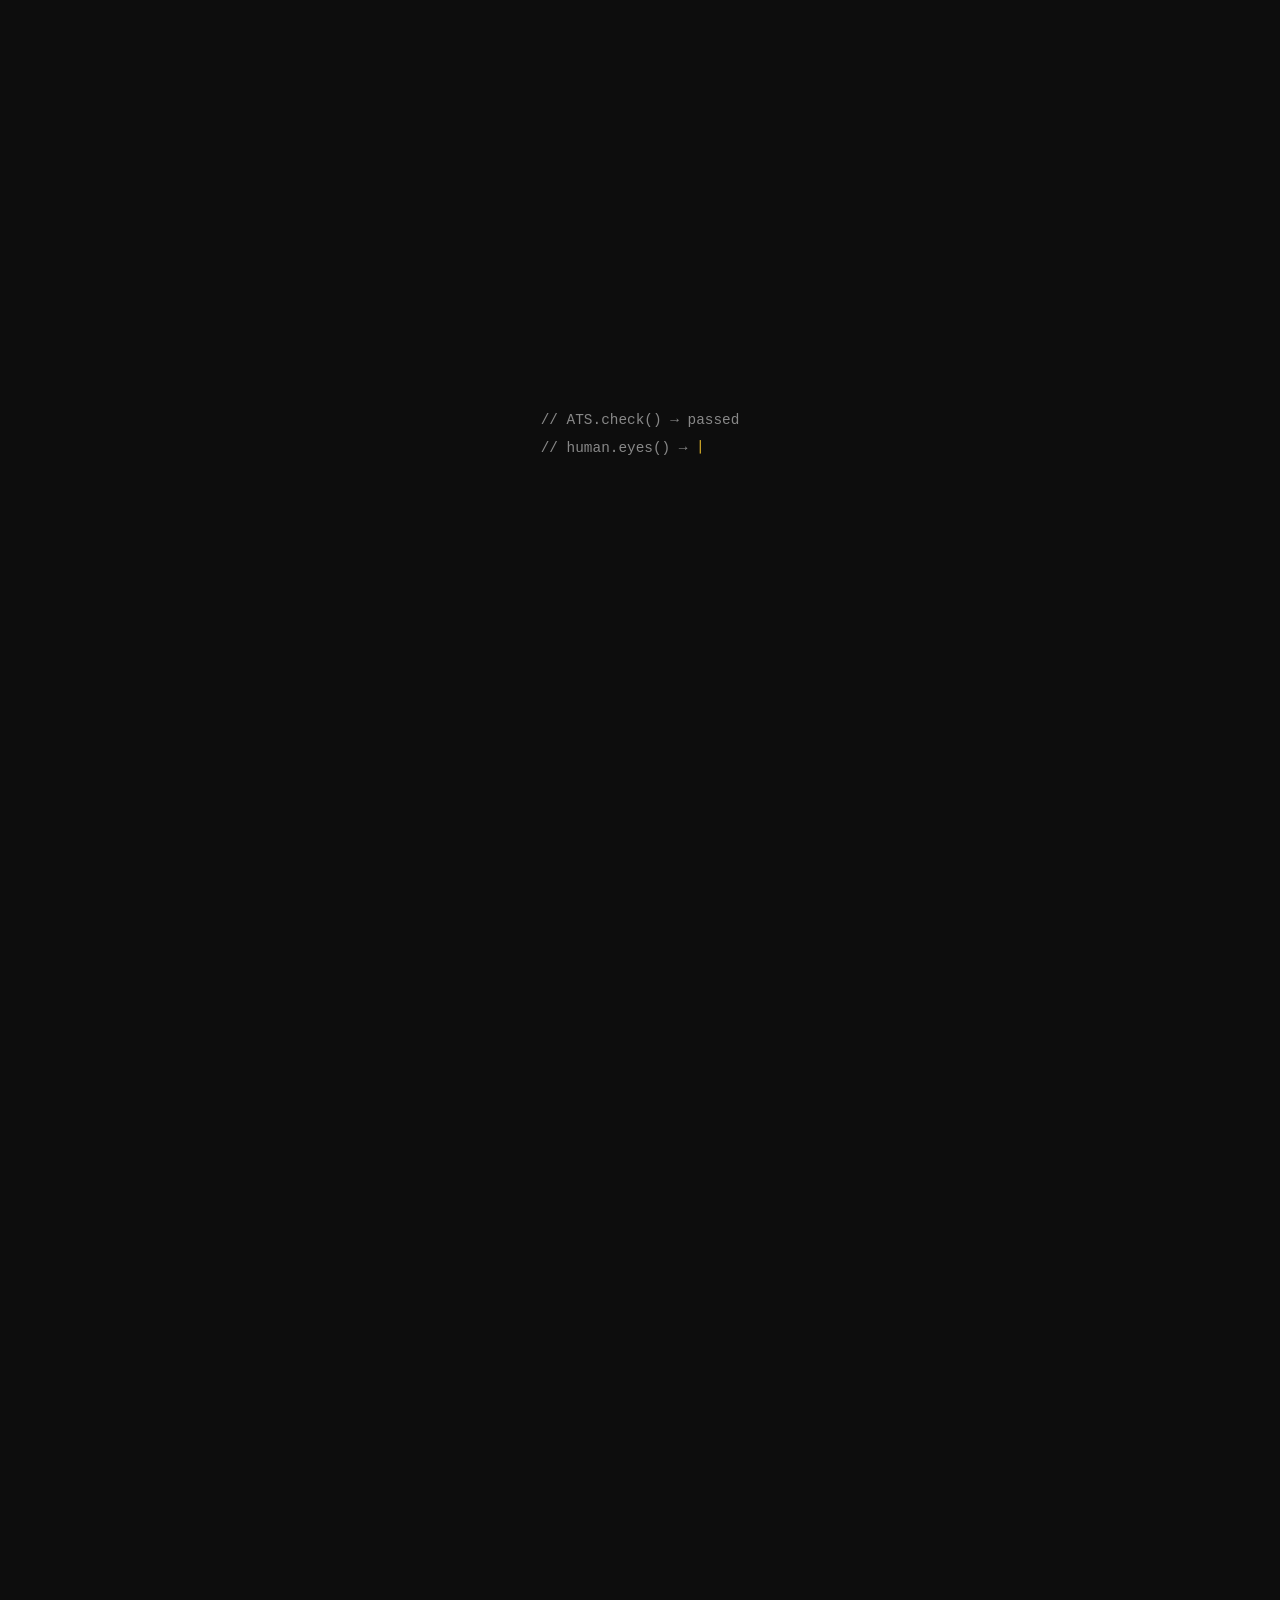
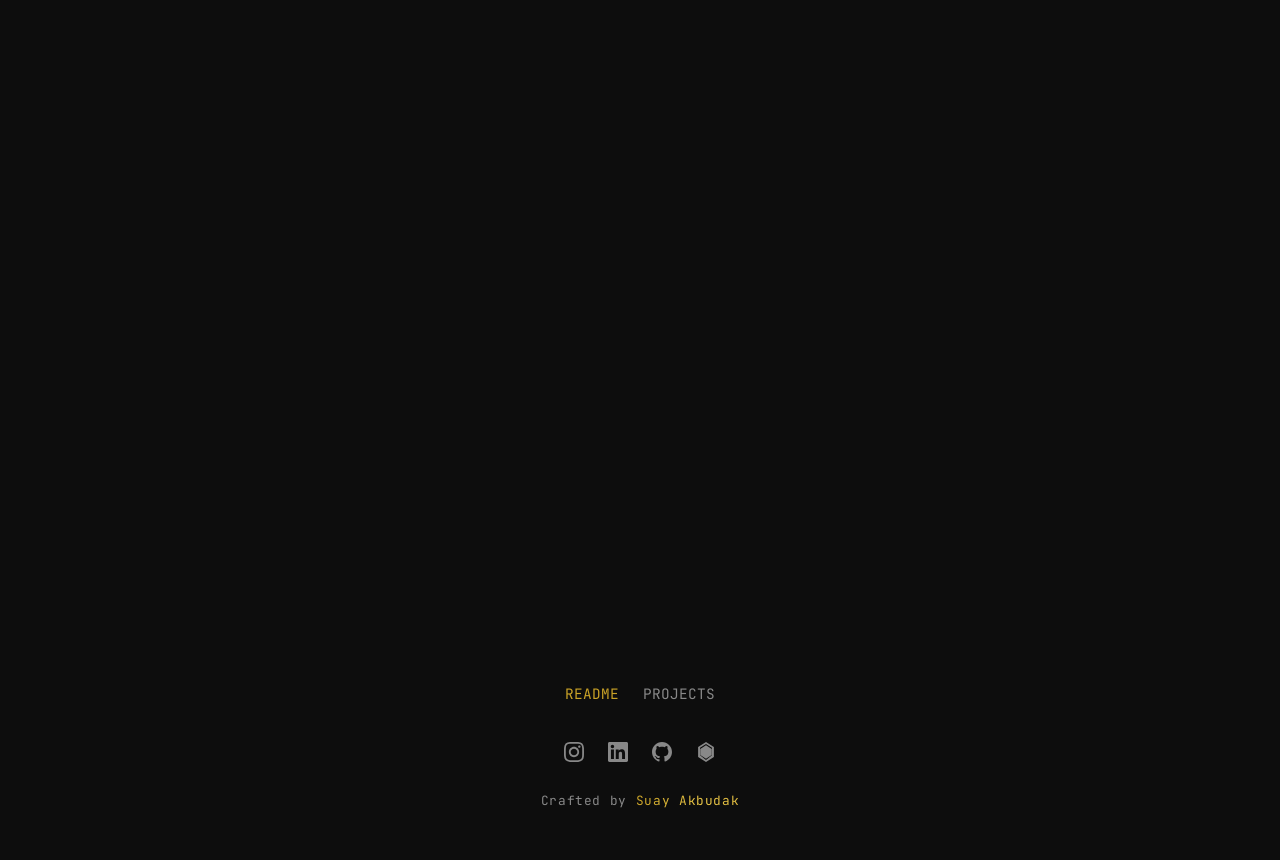
<file: index.html>
<!DOCTYPE html>
<html lang="en">
<head>
    <meta charset="UTF-8">
    <meta name="viewport" content="width=device-width, initial-scale=1.0">
    <title>Suay Akbudak | Software & Cybersecurity Engineer</title>
    <meta name="description" content="Suay Akbudak — Software Engineer & Cybersecurity Engineer. 5+ years experience in web development, IT security, freelance & corporate. Frontend & backend developer, IT audit. Available for hire.">
    <meta name="keywords" content="Suay Akbudak, Software Engineer, Cybersecurity Engineer, frontend developer, backend developer, web developer, IT security, IT audit, cybersecurity, hire developer, freelance developer, software developer Turkey, Istanbul developer, remote developer, CV portfolio, developer portfolio, React, JavaScript, Python, Node.js">
    <meta name="author" content="Suay Akbudak">
    <meta name="robots" content="index, follow, max-image-preview:large, max-snippet:-1, max-video-preview:-1">
    <meta name="googlebot" content="index, follow">
    <meta name="bingbot" content="index, follow">
    <meta name="theme-color" content="#0d0d0d">
    <meta name="application-name" content="Suay Akbudak Portfolio">
    <meta name="referrer" content="strict-origin-when-cross-origin">
    <link rel="canonical" href="https://suayakbudak.github.io/readme">

    <!-- Open Graph / Facebook -->
    <meta property="og:type" content="website">
    <meta property="og:site_name" content="Suay Akbudak Portfolio">
    <meta property="og:title" content="Suay Akbudak | Software & Cybersecurity Engineer">
    <meta property="og:description" content="Software Engineer & Cybersecurity Engineer. 5+ years experience in web development, IT security. Frontend & backend developer available for hire.">
    <meta property="og:image" content="https://suayakbudak.github.io/readme/cheetah1.png">
    <meta property="og:url" content="https://suayakbudak.github.io/readme/">
    <meta property="og:locale" content="en_US">

    <!-- Twitter -->
    <meta name="twitter:card" content="summary_large_image">
    <meta name="twitter:title" content="Suay Akbudak | Software & Cybersecurity Engineer">
    <meta name="twitter:description" content="Software Engineer & Cybersecurity Engineer. 5+ years experience in web development, IT security. Frontend & backend developer available for hire.">
    <meta name="twitter:image" content="https://suayakbudak.github.io/readme/cheetah1.png">

    <!-- Favicon - sadece tab'da -->
    <link rel="icon" type="image/png" href="cheetah1.png">
    <link rel="apple-touch-icon" href="cheetah1.png">

    <link rel="stylesheet" href="styles.css">
    <link href="https://fonts.googleapis.com/css2?family=JetBrains+Mono:wght@400;500;600&family=DM+Serif+Display&family=Inter:wght@400;500;600&family=Rubik:wght@400;500&display=swap" rel="stylesheet">
</head>
<body>
    <!-- Ses kilidi için - ilk tıklamada başlar -->
    <div class="start-overlay" id="startOverlay">
        <div class="start-overlay-content">
            <pre class="start-ats"><code id="startCode"></code><span class="cursor">|</span></pre>
            <span class="start-cta">Click to start</span>
        </div>
    </div>

    <!-- Hanging lamp - üstte sabit, sonra sağa kayar -->
    <div class="lamp-wrapper" id="lampWrapper">
        <div class="lamp-unit" id="lampUnit">
            <div class="lamp-light"></div>
            <img src="lightbumb.png" alt="" class="lamp-img" id="lamp">
            <!-- Girlie - Part 1: girlie3, Part 2: girlie2, Part 3: girlie5, Part 4: girlie4, Decision: girlie6, diğer: girlie -->
            <div class="girlie-wrapper" id="girlieWrapper">
                <img src="girlie.gif" alt="" class="girlie-img girlie-1" id="girlie1">
                <img src="girlie2.gif" alt="" class="girlie-img girlie-2" id="girlie2">
                <img src="girlie5.gif" alt="" class="girlie-img girlie-5" id="girlie5">
                <img src="girlie3.gif" alt="" class="girlie-img girlie-3" id="girlie3">
                <img src="girlie4.gif" alt="" class="girlie-img girlie-4" id="girlie4">
                <img src="girlie6.gif" alt="" class="girlie-img girlie-6" id="girlie6">
            </div>
        </div>
    </div>

    <main class="story-container" role="main">
        <h1 class="seo-only">Suay Akbudak — Software Engineer & Cybersecurity Engineer | CV Portfolio</h1>
        <!-- Readme - önce belirir, sonra sağa kayar -->
        <div class="readme-wrapper">
            <div class="readme-text" id="readme">README</div>
        </div>

        <!-- Story content - Readme hizasında, hepsi birden belirir -->
        <article class="story-content" id="storyContent">
            <p class="greeting"><span class="magic"><span class="magic-star"><svg viewBox="0 0 512 512"><path d="M512 255.1c0 11.34-7.406 20.86-18.44 23.64l-171.3 42.78l-42.78 171.1C276.7 504.6 267.2 512 255.9 512s-20.84-7.406-23.62-18.44l-42.66-171.2L18.47 279.6C7.406 276.8 0 267.3 0 255.1c0-11.34 7.406-20.83 18.44-23.61l171.2-42.78l42.78-171.1C235.2 7.406 244.7 0 256 0s20.84 7.406 23.62 18.44l42.78 171.2l171.2 42.78C504.6 235.2 512 244.6 512 255.1z"/></svg></span><span class="magic-star"><svg viewBox="0 0 512 512"><path d="M512 255.1c0 11.34-7.406 20.86-18.44 23.64l-171.3 42.78l-42.78 171.1C276.7 504.6 267.2 512 255.9 512s-20.84-7.406-23.62-18.44l-42.66-171.2L18.47 279.6C7.406 276.8 0 267.3 0 255.1c0-11.34 7.406-20.83 18.44-23.61l171.2-42.78l42.78-171.1C235.2 7.406 244.7 0 256 0s20.84 7.406 23.62 18.44l42.78 171.2l171.2 42.78C504.6 235.2 512 244.6 512 255.1z"/></svg></span><span class="magic-star"><svg viewBox="0 0 512 512"><path d="M512 255.1c0 11.34-7.406 20.86-18.44 23.64l-171.3 42.78l-42.78 171.1C276.7 504.6 267.2 512 255.9 512s-20.84-7.406-23.62-18.44l-42.66-171.2L18.47 279.6C7.406 276.8 0 267.3 0 255.1c0-11.34 7.406-20.83 18.44-23.61l171.2-42.78l42.78-171.1C235.2 7.406 244.7 0 256 0s20.84 7.406 23.62 18.44l42.78 171.2l171.2 42.78C504.6 235.2 512 244.6 512 255.1z"/></svg></span><span class="magic-text">Hello</span></span>.</p>
            <p class="direct">Yes, you.<br>The decision-maker reviewing yet another application.<br>I'll try to make this one worth your time.</p>
            <p>If you made it this far, thank you. In a world of automated screenings and 10-second scans, attention is valuable.</p>
            <p class="intro">I'm <span class="magic"><span class="magic-star"><svg viewBox="0 0 512 512"><path d="M512 255.1c0 11.34-7.406 20.86-18.44 23.64l-171.3 42.78l-42.78 171.1C276.7 504.6 267.2 512 255.9 512s-20.84-7.406-23.62-18.44l-42.66-171.2L18.47 279.6C7.406 276.8 0 267.3 0 255.1c0-11.34 7.406-20.83 18.44-23.61l171.2-42.78l42.78-171.1C235.2 7.406 244.7 0 256 0s20.84 7.406 23.62 18.44l42.78 171.2l171.2 42.78C504.6 235.2 512 244.6 512 255.1z"/></svg></span><span class="magic-star"><svg viewBox="0 0 512 512"><path d="M512 255.1c0 11.34-7.406 20.86-18.44 23.64l-171.3 42.78l-42.78 171.1C276.7 504.6 267.2 512 255.9 512s-20.84-7.406-23.62-18.44l-42.66-171.2L18.47 279.6C7.406 276.8 0 267.3 0 255.1c0-11.34 7.406-20.83 18.44-23.61l171.2-42.78l42.78-171.1C235.2 7.406 244.7 0 256 0s20.84 7.406 23.62 18.44l42.78 171.2l171.2 42.78C504.6 235.2 512 244.6 512 255.1z"/></svg></span><span class="magic-star"><svg viewBox="0 0 512 512"><path d="M512 255.1c0 11.34-7.406 20.86-18.44 23.64l-171.3 42.78l-42.78 171.1C276.7 504.6 267.2 512 255.9 512s-20.84-7.406-23.62-18.44l-42.66-171.2L18.47 279.6C7.406 276.8 0 267.3 0 255.1c0-11.34 7.406-20.83 18.44-23.61l171.2-42.78l42.78-171.1C235.2 7.406 244.7 0 256 0s20.84 7.406 23.62 18.44l42.78 171.2l171.2 42.78C504.6 235.2 512 244.6 512 255.1z"/></svg></span><span class="magic-text">Suay</span></span>.<br>27 years old. Software Engineer. Cybersecurity Engineer.</p>
            <ul class="stats">
                <li>4 years freelance software development</li>
                <li>1 year professional (cybersecurity risk & IT audit)</li>
                <li>Enterprise risk governance experience</li>
                <li>5+ years total experience</li>
            </ul>
            <p class="highlight"><span class="magic"><span class="magic-star"><svg viewBox="0 0 512 512"><path d="M512 255.1c0 11.34-7.406 20.86-18.44 23.64l-171.3 42.78l-42.78 171.1C276.7 504.6 267.2 512 255.9 512s-20.84-7.406-23.62-18.44l-42.66-171.2L18.47 279.6C7.406 276.8 0 267.3 0 255.1c0-11.34 7.406-20.83 18.44-23.61l171.2-42.78l42.78-171.1C235.2 7.406 244.7 0 256 0s20.84 7.406 23.62 18.44l42.78 171.2l171.2 42.78C504.6 235.2 512 244.6 512 255.1z"/></svg></span><span class="magic-star"><svg viewBox="0 0 512 512"><path d="M512 255.1c0 11.34-7.406 20.86-18.44 23.64l-171.3 42.78l-42.78 171.1C276.7 504.6 267.2 512 255.9 512s-20.84-7.406-23.62-18.44l-42.66-171.2L18.47 279.6C7.406 276.8 0 267.3 0 255.1c0-11.34 7.406-20.83 18.44-23.61l171.2-42.78l42.78-171.1C235.2 7.406 244.7 0 256 0s20.84 7.406 23.62 18.44l42.78 171.2l171.2 42.78C504.6 235.2 512 244.6 512 255.1z"/></svg></span><span class="magic-star"><svg viewBox="0 0 512 512"><path d="M512 255.1c0 11.34-7.406 20.86-18.44 23.64l-171.3 42.78l-42.78 171.1C276.7 504.6 267.2 512 255.9 512s-20.84-7.406-23.62-18.44l-42.66-171.2L18.47 279.6C7.406 276.8 0 267.3 0 255.1c0-11.34 7.406-20.83 18.44-23.61l171.2-42.78l42.78-171.1C235.2 7.406 244.7 0 256 0s20.84 7.406 23.62 18.44l42.78 171.2l171.2 42.78C504.6 235.2 512 244.6 512 255.1z"/></svg></span><span class="magic-text">Actively seeking the right role</span></span>.</p>
            <p class="question">You might be wondering what shaped this path.</p>
            <p>Let's rewind.</p>
            
            <section class="part-section" id="part01Section">
                <h2>PART 01 — The Foundation</h2>
                <p>While studying Software Engineering (English), COVID reshaped the market.</p>
                <p>Internships froze. Hiring slowed. Plans adjusted.</p>
                <p>I secured an internship at an established telecommunications technology company — on the backend development and analyst team for an e-government platform serving Northern Cyprus.</p>
                <p>I contributed to backend services, data flows, and API integrations. Wrote code that went to production. The platform went live — citizens and public institutions used it.</p>
                <p>On the analyst side: requirements gathering, technical specifications, and coordination between development and stakeholders.</p>
                <p>Real systems. Real users. Public-sector scale. My first production deployment.</p>
                <p>Then the pandemic shifted priorities. The program ended. I graduated into uncertainty.</p>
                <p>Not ideal timing — but early exposure to unpredictability builds adaptability.</p>
            </section>
            
            <section class="part-section" id="part02Section">
                <h2>PART 02 — The Five-Month Lesson</h2>
                <p>In September 2022, I joined a Big Four professional services firm as an IT Risk &amp; Governance Consultant.</p>
                <p>My focus: software asset management, IT governance frameworks, and risk assessments — including engagements with banking clients.</p>
                <p>I built and maintained deliverables that were used in client engagements: asset inventories, compliance dashboards, and risk assessment reports. Tools and documentation that stakeholders relied on.</p>
                <p>Client-facing work. Tight deadlines. High regulatory scrutiny in the banking sector.</p>
                <p>Structured environment. Clear hierarchy. Fast expectations.</p>
                <p>It was valuable — but not the right long-term alignment.</p>
                <p>I chose a professional exit instead of forcing a mismatch.</p>
                <p>Fit matters. Sustainability matters.</p>
            </section>
            
            <section class="part-section" id="part03Section">
                <h2>PART 03 — The Gap</h2>
                <p>Yes, there is a gap.</p>
                <p>It involved family health challenges, financial pressure, and responsibility that does not fit neatly into CV bullet points.</p>
                <p>During that period, I continued working — freelance software development and consulting. I built applications that clients deployed and used. Web apps, backend services, integrations. Clients across sectors. Deliverables on time.</p>
                <p>I managed real-world pressure while developing technically and applying professionally.</p>
                <p>What it built:</p>
            <ul class="gap-lessons">
                <li>Discipline under pressure</li>
                <li>Emotional regulation in uncertainty</li>
                <li>Responsibility without supervision</li>
                <li>Focus despite external noise</li>
            </ul>
            <p>I can write code.<br>I can assess risk.<br>I can operate calmly when conditions are not ideal.</p>
            <p>Resilience is useful.<br>Structure is necessary.</p>
            </section>
            
            <section class="part-section" id="part04Section">
                <h2>PART 04 — The Builder Phase</h2>
                <p>While markets fluctuated, I kept building.</p>
                <p>Freelance projects. Around 15 clients. Repeat business.</p>
                <p>No hype. No influencer branding.<br>Just delivery and measurable results.</p>
                <p>Then I joined a startup.</p>
                <p>High intensity. Tight deadlines. Ambitious scope.</p>
                <p>We delivered a large-scale website for the Ministry of Energy and Natural Resources within one week.</p>
                <p>It was an accelerated lesson in execution under pressure.</p>
                <p>After that, I joined a multinational enterprise operating in energy, infrastructure, and industrial technology.</p>
                <p>Finally — structure at scale.</p>
                <p>For one year, I worked in Product &amp; Solution Security — managing a security platform that bridged cross-departmental workflows, generated monthly and annual reports for HQ, and integrated with sales and compliance systems.</p>
                <p>I contributed to the platform's operations and enhancements. The tool was used across departments — not a prototype, but a live system in daily use.</p>
                <p>My responsibilities included:</p>
                <ul class="gap-lessons">
                    <li>Product and Solution Security (PSS) management tool operations</li>
                    <li>Cross-departmental liaison and reporting</li>
                    <li>Monthly and annual security reports to headquarters</li>
                    <li>Integration with sales and compliance applications</li>
                    <li>Cybersecurity risk assessments &amp; control evaluations</li>
                    <li>Stakeholder communication across technical and business units</li>
                </ul>
                <p>Enterprise systems. Formal governance. Clear accountability.</p>
                <p>Security isn't fear.<br>It's structured risk management.</p>
                <p>After one year, restructuring affected part-time roles — including mine.</p>
                <p>And here we are.</p>
            </section>
            
            <section class="part-section" id="decisionSection">
                <h2>The Decision</h2>
                <p>If you're looking for someone who:</p>
            <ul class="qualities">
                <li>Understands both development and cybersecurity risk</li>
                <li>Has worked in freelance and enterprise environments</li>
                <li>Values structure over chaos</li>
                <li>Stays calm under pressure</li>
            </ul>
            <p><span class="magic"><span class="magic-star"><svg viewBox="0 0 512 512"><path d="M512 255.1c0 11.34-7.406 20.86-18.44 23.64l-171.3 42.78l-42.78 171.1C276.7 504.6 267.2 512 255.9 512s-20.84-7.406-23.62-18.44l-42.66-171.2L18.47 279.6C7.406 276.8 0 267.3 0 255.1c0-11.34 7.406-20.83 18.44-23.61l171.2-42.78l42.78-171.1C235.2 7.406 244.7 0 256 0s20.84 7.406 23.62 18.44l42.78 171.2l171.2 42.78C504.6 235.2 512 244.6 512 255.1z"/></svg></span><span class="magic-star"><svg viewBox="0 0 512 512"><path d="M512 255.1c0 11.34-7.406 20.86-18.44 23.64l-171.3 42.78l-42.78 171.1C276.7 504.6 267.2 512 255.9 512s-20.84-7.406-23.62-18.44l-42.66-171.2L18.47 279.6C7.406 276.8 0 267.3 0 255.1c0-11.34 7.406-20.83 18.44-23.61l171.2-42.78l42.78-171.1C235.2 7.406 244.7 0 256 0s20.84 7.406 23.62 18.44l42.78 171.2l171.2 42.78C504.6 235.2 512 244.6 512 255.1z"/></svg></span><span class="magic-star"><svg viewBox="0 0 512 512"><path d="M512 255.1c0 11.34-7.406 20.86-18.44 23.64l-171.3 42.78l-42.78 171.1C276.7 504.6 267.2 512 255.9 512s-20.84-7.406-23.62-18.44l-42.66-171.2L18.47 279.6C7.406 276.8 0 267.3 0 255.1c0-11.34 7.406-20.83 18.44-23.61l171.2-42.78l42.78-171.1C235.2 7.406 244.7 0 256 0s20.84 7.406 23.62 18.44l42.78 171.2l171.2 42.78C504.6 235.2 512 244.6 512 255.1z"/></svg></span><span class="magic-text">Let's talk</span></span>.</p>
            <p>If not, I still appreciate the time you invested reading this.</p>
            <p>Either way — thank you.</p>
            <p>Your move.</p>
            </section>
        </article>
    </main>

    <!-- Site nav + Social media -->
    <nav class="site-nav" aria-label="Site navigation">
        <a href="index.html" class="active">README</a>
        <a href="projects.html">PROJECTS</a>
    </nav>
    <nav class="social-links" aria-label="Social media">
        <a href="https://www.instagram.com/suaycodes/" target="_blank" rel="noopener noreferrer" class="social-link" aria-label="Instagram">
            <span class="social-icon"><svg viewBox="0 0 24 24" fill="currentColor"><path d="M12 2.163c3.204 0 3.584.012 4.85.07 3.252.148 4.771 1.691 4.919 4.919.058 1.265.069 1.645.069 4.849 0 3.205-.012 3.584-.069 4.849-.149 3.225-1.664 4.771-4.919 4.919-1.266.058-1.644.07-4.85.07-3.204 0-3.584-.012-4.849-.07-3.26-.149-4.771-1.699-4.919-4.92-.058-1.265-.07-1.644-.07-4.849 0-3.204.013-3.583.07-4.849.149-3.227 1.664-4.771 4.919-4.919 1.266-.057 1.645-.069 4.849-.069zm0-2.163c-3.259 0-3.667.014-4.947.072-4.358.2-6.78 2.618-6.98 6.98-.059 1.281-.073 1.689-.073 4.948 0 3.259.014 3.668.072 4.948.2 4.358 2.618 6.78 6.98 6.98 1.281.058 1.689.072 4.948.072 3.259 0 3.668-.014 4.948-.072 4.354-.2 6.782-2.618 6.979-6.98.059-1.28.073-1.689.073-4.948 0-3.259-.014-3.667-.072-4.947-.196-4.354-2.617-6.78-6.979-6.98-1.281-.059-1.69-.073-4.949-.073zm0 5.838c-3.403 0-6.162 2.759-6.162 6.162s2.759 6.163 6.162 6.163 6.162-2.759 6.162-6.163c0-3.403-2.759-6.162-6.162-6.162zm0 10.162c-2.209 0-4-1.79-4-4 0-2.209 1.791-4 4-4s4 1.791 4 4c0 2.21-1.791 4-4 4zm6.406-11.845c-.796 0-1.441.645-1.441 1.44s.645 1.44 1.441 1.44c.795 0 1.439-.645 1.439-1.44s-.644-1.44-1.439-1.44z"/></svg></span>
        </a>
        <a href="https://www.linkedin.com/in/suay-akbudak-6b3b28183/" target="_blank" rel="noopener noreferrer" class="social-link" aria-label="LinkedIn">
            <span class="social-icon"><svg viewBox="0 0 24 24" fill="currentColor"><path d="M20.447 20.452h-3.554v-5.569c0-1.328-.027-3.037-1.852-3.037-1.853 0-2.136 1.445-2.136 2.939v5.667H9.351V9h3.414v1.561h.046c.477-.9 1.637-1.85 3.37-1.85 3.601 0 4.267 2.37 4.267 5.455v6.286zM5.337 7.433c-1.144 0-2.063-.926-2.063-2.065 0-1.138.92-2.063 2.063-2.063 1.14 0 2.064.925 2.064 2.063 0 1.139-.925 2.065-2.064 2.065zm1.782 13.019H3.555V9h3.564v11.452zM22.225 0H1.771C.792 0 0 .774 0 1.729v20.542C0 23.227.792 24 1.771 24h20.451C23.2 24 24 23.227 24 22.271V1.729C24 .774 23.2 0 22.222 0h.003z"/></svg></span>
        </a>
        <a href="https://github.com/suayakbudak" target="_blank" rel="noopener noreferrer" class="social-link" aria-label="GitHub">
            <span class="social-icon"><svg viewBox="0 0 24 24" fill="currentColor"><path d="M12 0c-6.626 0-12 5.373-12 12 0 5.302 3.438 9.8 8.207 11.387.599.111.793-.261.793-.577v-2.234c-3.338.726-4.033-1.416-4.033-1.416-.546-1.387-1.333-1.756-1.333-1.756-1.089-.745.083-.729.083-.729 1.205.084 1.839 1.237 1.839 1.237 1.07 1.834 2.807 1.304 3.492.997.107-.775.418-1.305.762-1.604-2.665-.305-5.467-1.334-5.467-5.931 0-1.311.469-2.381 1.236-3.221-.124-.303-.535-1.524.117-3.176 0 0 1.008-.322 3.301 1.23.957-.266 1.983-.399 3.003-.404 1.02.005 2.047.138 3.006.404 2.291-1.552 3.297-1.23 3.297-1.23.653 1.653.242 2.874.118 3.176.77.84 1.235 1.911 1.235 3.221 0 4.609-2.807 5.624-5.479 5.921.43.372.823 1.102.823 2.222v3.293c0 .319.192.694.801.576 4.765-1.589 8.199-6.086 8.199-11.386 0-6.627-5.373-12-12-12z"/></svg></span>
        </a>
        <a href="https://tryhackme.com/p/sisihelmet" target="_blank" rel="noopener noreferrer" class="social-link" aria-label="TryHackMe">
            <span class="social-icon"><svg viewBox="0 0 24 24" fill="currentColor"><path d="M12 0L2.524 6v12L12 24l9.476-6V6L12 0zm0 2.5l7.143 4.5v9L12 21.5l-7.143-5.5v-9L12 2.5zM5.143 8.5v7L12 20l6.857-4.5v-7L12 4 5.143 8.5z"/></svg></span>
        </a>
    </nav>

    <footer class="story-footer">
        Crafted by <span class="magic"><span class="magic-star"><svg viewBox="0 0 512 512"><path d="M512 255.1c0 11.34-7.406 20.86-18.44 23.64l-171.3 42.78l-42.78 171.1C276.7 504.6 267.2 512 255.9 512s-20.84-7.406-23.62-18.44l-42.66-171.2L18.47 279.6C7.406 276.8 0 267.3 0 255.1c0-11.34 7.406-20.83 18.44-23.61l171.2-42.78l42.78-171.1C235.2 7.406 244.7 0 256 0s20.84 7.406 23.62 18.44l42.78 171.2l171.2 42.78C504.6 235.2 512 244.6 512 255.1z"/></svg></span><span class="magic-star"><svg viewBox="0 0 512 512"><path d="M512 255.1c0 11.34-7.406 20.86-18.44 23.64l-171.3 42.78l-42.78 171.1C276.7 504.6 267.2 512 255.9 512s-20.84-7.406-23.62-18.44l-42.66-171.2L18.47 279.6C7.406 276.8 0 267.3 0 255.1c0-11.34 7.406-20.83 18.44-23.61l171.2-42.78l42.78-171.1C235.2 7.406 244.7 0 256 0s20.84 7.406 23.62 18.44l42.78 171.2l171.2 42.78C504.6 235.2 512 244.6 512 255.1z"/></svg></span><span class="magic-star"><svg viewBox="0 0 512 512"><path d="M512 255.1c0 11.34-7.406 20.86-18.44 23.64l-171.3 42.78l-42.78 171.1C276.7 504.6 267.2 512 255.9 512s-20.84-7.406-23.62-18.44l-42.66-171.2L18.47 279.6C7.406 276.8 0 267.3 0 255.1c0-11.34 7.406-20.83 18.44-23.61l171.2-42.78l42.78-171.1C235.2 7.406 244.7 0 256 0s20.84 7.406 23.62 18.44l42.78 171.2l171.2 42.78C504.6 235.2 512 244.6 512 255.1z"/></svg></span><span class="magic-text">Suay Akbudak</span></span>
    </footer>

    <script type="application/ld+json">
    {
        "@context": "https://schema.org",
        "@type": "Person",
        "name": "Suay Akbudak",
        "jobTitle": "Software Engineer, Cybersecurity Engineer",
        "description": "Software Engineer & Cybersecurity Engineer with 5+ years experience in web development, IT security, freelance and corporate environments.",
        "knowsAbout": ["Software Engineering", "Cybersecurity", "IT Security", "Web Development", "Frontend Development", "Backend Development", "IT Audit"],
        "url": "https://suayakbudak.github.io/readme",
        "image": "https://suayakbudak.github.io/readme/cheetah1.png"
    }
    </script>

    <script src="script.js"></script>
</body>
</html>
</file>
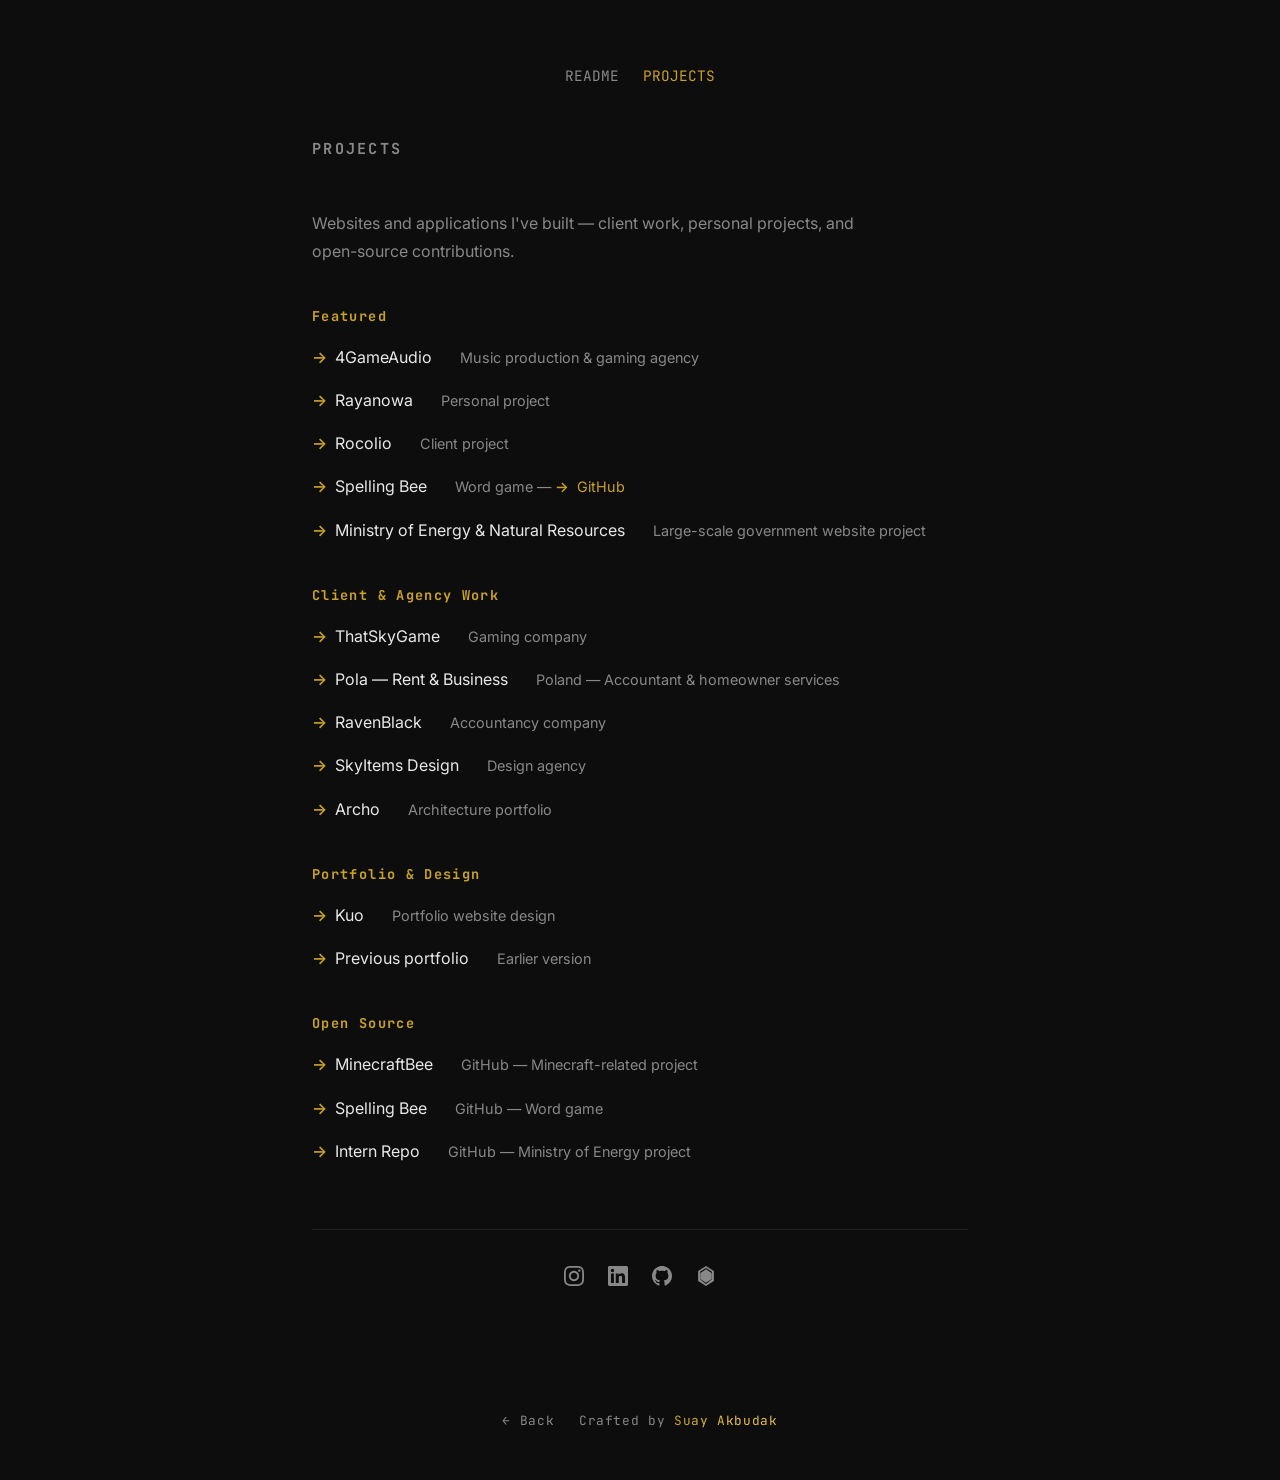
<file: projects.html>
<!DOCTYPE html>
<html lang="en">
<head>
    <meta charset="UTF-8">
    <meta name="viewport" content="width=device-width, initial-scale=1.0">
    <title>PROJECTS — Suay Akbudak</title>
    <meta name="description" content="Suay Akbudak — Portfolio projects. Web development, agency sites, gaming, and open-source work.">
    <meta name="author" content="Suay Akbudak">
    <meta name="theme-color" content="#0d0d0d">
    <link rel="icon" type="image/png" href="cheetah1.png">
    <link rel="stylesheet" href="styles.css">
    <link href="https://fonts.googleapis.com/css2?family=JetBrains+Mono:wght@400;500;600&family=DM+Serif+Display&family=Inter:wght@400;500;600&display=swap" rel="stylesheet">
    <style>
        .projects-page { padding: 4rem 2rem 6rem; max-width: 720px; margin: 0 auto; }
        .projects-page h1 { font-family: 'JetBrains Mono', monospace; font-size: 0.95rem; letter-spacing: 0.15em; color: var(--text-muted); margin-bottom: 3rem; }
        .projects-page h2 { font-family: 'JetBrains Mono', monospace; font-size: 0.85rem; letter-spacing: 0.1em; color: var(--accent); margin: 2.5rem 0 1rem; }
        .project-list { list-style: none; padding: 0; margin: 0; }
        .project-list li { margin-bottom: 1rem; padding-left: 0; }
        .project-list a { color: var(--text); text-decoration: none; display: inline-flex; align-items: center; gap: 0.5rem; transition: color 0.2s; }
        .project-list a:hover { color: var(--accent); }
        .project-list a::before { content: '→'; color: var(--accent); font-weight: 600; }
        .project-desc { font-size: 0.9rem; color: var(--text-muted); margin-top: 0.25rem; margin-left: 1.5rem; }
        .site-nav { display: flex; gap: 1.5rem; margin-bottom: 3rem; font-family: 'JetBrains Mono', monospace; font-size: 0.9rem; }
        .site-nav a { color: var(--text-muted); text-decoration: none; transition: color 0.2s; }
        .site-nav a:hover { color: var(--accent); }
        .site-nav a.active { color: var(--accent); }
    </style>
</head>
<body>
    <main class="projects-page" role="main">
        <nav class="site-nav" aria-label="Site navigation">
            <a href="index.html">README</a>
            <a href="projects.html" class="active">PROJECTS</a>
        </nav>

        <h1>PROJECTS</h1>
        <p style="color: var(--text-muted); margin-bottom: 2rem; max-width: 55ch;">Websites and applications I've built — client work, personal projects, and open-source contributions.</p>

        <h2>Featured</h2>
        <ul class="project-list">
            <li>
                <a href="https://4gameaudio.netlify.app" target="_blank" rel="noopener noreferrer">4GameAudio</a>
                <span class="project-desc">Music production & gaming agency</span>
            </li>
            <li>
                <a href="https://rayanowa.netlify.app" target="_blank" rel="noopener noreferrer">Rayanowa</a>
                <span class="project-desc">Personal project</span>
            </li>
            <li>
                <a href="https://rocolio.netlify.app" target="_blank" rel="noopener noreferrer">Rocolio</a>
                <span class="project-desc">Client project</span>
            </li>
            <li>
                <a href="https://spelling-bee-gamma.vercel.app" target="_blank" rel="noopener noreferrer">Spelling Bee</a>
                <span class="project-desc">Word game — <a href="https://github.com/suayakbudak/spelling-bee" target="_blank" rel="noopener noreferrer" style="color: var(--accent);">GitHub</a></span>
            </li>
            <li>
                <a href="https://github.com/suayakbudak/internrepo" target="_blank" rel="noopener noreferrer">Ministry of Energy & Natural Resources</a>
                <span class="project-desc">Large-scale government website project</span>
            </li>
        </ul>

        <h2>Client & Agency Work</h2>
        <ul class="project-list">
            <li>
                <a href="https://skyitems.netlify.app" target="_blank" rel="noopener noreferrer">ThatSkyGame</a>
                <span class="project-desc">Gaming company</span>
            </li>
            <li>
                <a href="https://sitepola.netlify.app" target="_blank" rel="noopener noreferrer">Pola — Rent & Business</a>
                <span class="project-desc">Poland — Accountant & homeowner services</span>
            </li>
            <li>
                <a href="https://ravenblack.netlify.app" target="_blank" rel="noopener noreferrer">RavenBlack</a>
                <span class="project-desc">Accountancy company</span>
            </li>
            <li>
                <a href="https://skyitemsdesign.netlify.app" target="_blank" rel="noopener noreferrer">SkyItems Design</a>
                <span class="project-desc">Design agency</span>
            </li>
            <li>
                <a href="https://archo.netlify.app" target="_blank" rel="noopener noreferrer">Archo</a>
                <span class="project-desc">Architecture portfolio</span>
            </li>
        </ul>

        <h2>Portfolio & Design</h2>
        <ul class="project-list">
            <li>
                <a href="https://kuo.netlify.app" target="_blank" rel="noopener noreferrer">Kuo</a>
                <span class="project-desc">Portfolio website design</span>
            </li>
            <li>
                <a href="https://suakbudak.netlify.app" target="_blank" rel="noopener noreferrer">Previous portfolio</a>
                <span class="project-desc">Earlier version</span>
            </li>
        </ul>

        <h2>Open Source</h2>
        <ul class="project-list">
            <li>
                <a href="https://github.com/suayakbudak/minecraftbee" target="_blank" rel="noopener noreferrer">MinecraftBee</a>
                <span class="project-desc">GitHub — Minecraft-related project</span>
            </li>
            <li>
                <a href="https://github.com/suayakbudak/spelling-bee" target="_blank" rel="noopener noreferrer">Spelling Bee</a>
                <span class="project-desc">GitHub — Word game</span>
            </li>
            <li>
                <a href="https://github.com/suayakbudak/internrepo" target="_blank" rel="noopener noreferrer">Intern Repo</a>
                <span class="project-desc">GitHub — Ministry of Energy project</span>
            </li>
        </ul>

        <nav class="social-links" aria-label="Social media" style="margin-top: 4rem; padding-top: 2rem; border-top: 1px solid rgba(255,255,255,0.08);">
            <a href="https://www.instagram.com/suaycodes/" target="_blank" rel="noopener noreferrer" class="social-link" aria-label="Instagram">
                <span class="social-icon"><svg viewBox="0 0 24 24" fill="currentColor"><path d="M12 2.163c3.204 0 3.584.012 4.85.07 3.252.148 4.771 1.691 4.919 4.919.058 1.265.069 1.645.069 4.849 0 3.205-.012 3.584-.069 4.849-.149 3.225-1.664 4.771-4.919 4.919-1.266.058-1.644.07-4.85.07-3.204 0-3.584-.012-4.849-.07-3.26-.149-4.771-1.699-4.919-4.92-.058-1.265-.07-1.644-.07-4.849 0-3.204.013-3.583.07-4.849.149-3.227 1.664-4.771 4.919-4.919 1.266-.057 1.645-.069 4.849-.069zm0-2.163c-3.259 0-3.667.014-4.947.072-4.358.2-6.78 2.618-6.98 6.98-.059 1.281-.073 1.689-.073 4.948 0 3.259.014 3.668.072 4.948.2 4.358 2.618 6.78 6.98 6.98 1.281.058 1.689.072 4.948.072 3.259 0 3.668-.014 4.948-.072 4.354-.2 6.782-2.618 6.979-6.98.059-1.28.073-1.689.073-4.948 0-3.259-.014-3.667-.072-4.947-.196-4.354-2.617-6.78-6.979-6.98-1.281-.059-1.69-.073-4.949-.073zm0 5.838c-3.403 0-6.162 2.759-6.162 6.162s2.759 6.163 6.162 6.163 6.162-2.759 6.162-6.163c0-3.403-2.759-6.162-6.162-6.162zm0 10.162c-2.209 0-4-1.79-4-4 0-2.209 1.791-4 4-4s4 1.791 4 4c0 2.21-1.791 4-4 4zm6.406-11.845c-.796 0-1.441.645-1.441 1.44s.645 1.44 1.441 1.44c.795 0 1.439-.645 1.439-1.44s-.644-1.44-1.439-1.44z"/></svg></span>
            </a>
            <a href="https://www.linkedin.com/in/suay-akbudak-6b3b28183/" target="_blank" rel="noopener noreferrer" class="social-link" aria-label="LinkedIn">
                <span class="social-icon"><svg viewBox="0 0 24 24" fill="currentColor"><path d="M20.447 20.452h-3.554v-5.569c0-1.328-.027-3.037-1.852-3.037-1.853 0-2.136 1.445-2.136 2.939v5.667H9.351V9h3.414v1.561h.046c.477-.9 1.637-1.85 3.37-1.85 3.601 0 4.267 2.37 4.267 5.455v6.286zM5.337 7.433c-1.144 0-2.063-.926-2.063-2.065 0-1.138.92-2.063 2.063-2.063 1.14 0 2.064.925 2.064 2.063 0 1.139-.925 2.065-2.064 2.065zm1.782 13.019H3.555V9h3.564v11.452zM22.225 0H1.771C.792 0 0 .774 0 1.729v20.542C0 23.227.792 24 1.771 24h20.451C23.2 24 24 23.227 24 22.271V1.729C24 .774 23.2 0 22.222 0h.003z"/></svg></span>
            </a>
            <a href="https://github.com/suayakbudak" target="_blank" rel="noopener noreferrer" class="social-link" aria-label="GitHub">
                <span class="social-icon"><svg viewBox="0 0 24 24" fill="currentColor"><path d="M12 0c-6.626 0-12 5.373-12 12 0 5.302 3.438 9.8 8.207 11.387.599.111.793-.261.793-.577v-2.234c-3.338.726-4.033-1.416-4.033-1.416-.546-1.387-1.333-1.756-1.333-1.756-1.089-.745.083-.729.083-.729 1.205.084 1.839 1.237 1.839 1.237 1.07 1.834 2.807 1.304 3.492.997.107-.775.418-1.305.762-1.604-2.665-.305-5.467-1.334-5.467-5.931 0-1.311.469-2.381 1.236-3.221-.124-.303-.535-1.524.117-3.176 0 0 1.008-.322 3.301 1.23.957-.266 1.983-.399 3.003-.404 1.02.005 2.047.138 3.006.404 2.291-1.552 3.297-1.23 3.297-1.23.653 1.653.242 2.874.118 3.176.77.84 1.235 1.911 1.235 3.221 0 4.609-2.807 5.624-5.479 5.921.43.372.823 1.102.823 2.222v3.293c0 .319.192.694.801.576 4.765-1.589 8.199-6.086 8.199-11.386 0-6.627-5.373-12-12-12z"/></svg></span>
            </a>
            <a href="https://tryhackme.com/p/sisihelmet" target="_blank" rel="noopener noreferrer" class="social-link" aria-label="TryHackMe">
                <span class="social-icon"><svg viewBox="0 0 24 24" fill="currentColor"><path d="M12 0L2.524 6v12L12 24l9.476-6V6L12 0zm0 2.5l7.143 4.5v9L12 21.5l-7.143-5.5v-9L12 2.5zM5.143 8.5v7L12 20l6.857-4.5v-7L12 4 5.143 8.5z"/></svg></span>
            </a>
        </nav>
    </main>

    <footer class="story-footer">
        <a href="index.html" style="color: var(--text-muted); text-decoration: none; margin-right: 1rem;">← Back</a>
        Crafted by <span class="magic"><span class="magic-star"><svg viewBox="0 0 512 512"><path d="M512 255.1c0 11.34-7.406 20.86-18.44 23.64l-171.3 42.78l-42.78 171.1C276.7 504.6 267.2 512 255.9 512s-20.84-7.406-23.62-18.44l-42.66-171.2L18.47 279.6C7.406 276.8 0 267.3 0 255.1c0-11.34 7.406-20.83 18.44-23.61l171.2-42.78l42.78-171.1C235.2 7.406 244.7 0 256 0s20.84 7.406 23.62 18.44l42.78 171.2l171.2 42.78C504.6 235.2 512 244.6 512 255.1z"/></svg></span><span class="magic-star"><svg viewBox="0 0 512 512"><path d="M512 255.1c0 11.34-7.406 20.86-18.44 23.64l-171.3 42.78l-42.78 171.1C276.7 504.6 267.2 512 255.9 512s-20.84-7.406-23.62-18.44l-42.66-171.2L18.47 279.6C7.406 276.8 0 267.3 0 255.1c0-11.34 7.406-20.83 18.44-23.61l171.2-42.78l42.78-171.1C235.2 7.406 244.7 0 256 0s20.84 7.406 23.62 18.44l42.78 171.2l171.2 42.78C504.6 235.2 512 244.6 512 255.1z"/></svg></span><span class="magic-star"><svg viewBox="0 0 512 512"><path d="M512 255.1c0 11.34-7.406 20.86-18.44 23.64l-171.3 42.78l-42.78 171.1C276.7 504.6 267.2 512 255.9 512s-20.84-7.406-23.62-18.44l-42.66-171.2L18.47 279.6C7.406 276.8 0 267.3 0 255.1c0-11.34 7.406-20.83 18.44-23.61l171.2-42.78l42.78-171.1C235.2 7.406 244.7 0 256 0s20.84 7.406 23.62 18.44l42.78 171.2l171.2 42.78C504.6 235.2 512 244.6 512 255.1z"/></svg></span><span class="magic-text">Suay Akbudak</span></span>
    </footer>
</body>
</html>
</file>
<file: styles.css>
* {
    margin: 0;
    padding: 0;
    box-sizing: border-box;
}

:root {
    --bg: #0d0d0d;
    --text: #e8e8e8;
    --text-muted: #888;
    --accent: #c9a227;
    --readme-color: #6b6b6b;
    --magic-1: #c9a227;
    --magic-2: #e8c547;
    --magic-3: #d4af37;
}

html {
    scroll-behavior: smooth;
    overflow-x: hidden;
}

.seo-only {
    position: absolute;
    width: 1px;
    height: 1px;
    padding: 0;
    margin: -1px;
    overflow: hidden;
    clip: rect(0, 0, 0, 0);
    white-space: nowrap;
    border: 0;
}

.start-overlay {
    position: fixed;
    inset: 0;
    background: var(--bg);
    display: flex;
    align-items: center;
    justify-content: center;
    z-index: 9999;
    cursor: pointer;
    transition: opacity 0.5s ease;
}

.start-overlay-content {
    position: relative;
    text-align: center;
    max-width: 360px;
    padding: 2rem;
    min-height: 120px;
}

.start-overlay .start-ats {
    font-family: 'JetBrains Mono', monospace;
    font-size: 0.9rem;
    color: var(--text-muted);
    line-height: 1.8;
    margin-bottom: 2rem;
    text-align: left;
    transition: opacity 0.5s ease;
}

.start-overlay .start-ats code {
    color: var(--text-muted);
    font-size: inherit;
}

.start-overlay .start-ats .fn {
    color: var(--accent);
}

.start-overlay .start-ats .cursor {
    color: var(--accent);
    animation: blink 0.8s step-end infinite;
}

@keyframes blink {
    50% { opacity: 0; }
}

.start-overlay .start-ats .cursor.typed-done {
    display: none;
}

.start-overlay .start-cta {
    font-family: 'JetBrains Mono', monospace;
    font-size: 1rem;
    color: var(--text-muted);
    letter-spacing: 0.2em;
    white-space: nowrap;
    position: absolute;
    top: 50%;
    left: 50%;
    transform: translate(-50%, -50%);
    opacity: 0;
    transition: opacity 0.5s ease;
}

.start-overlay.ready .start-ats {
    opacity: 0;
    pointer-events: none;
}

.start-overlay.ready .start-cta {
    opacity: 1;
}

.start-overlay.hidden {
    pointer-events: none;
    opacity: 0;
}

/* Girlie - ışığın altında, lamba ile birlikte hareket eder */
.girlie-wrapper {
    position: absolute;
    top: 360px;
    left: 50%;
    transform: translateX(-50%);
    z-index: 2;
    opacity: 0;
    transition: opacity 1s ease;
    min-height: 180px;
    width: 100%;
}

.girlie-wrapper.visible {
    opacity: 1;
}

.girlie-img {
    max-height: 180px;
    width: auto;
    object-fit: contain;
    position: absolute;
    top: 0;
    left: 50%;
    transform: translateX(-50%);
    transition: opacity 0.3s ease;
}

.girlie-1 {
    opacity: 1;
}

.girlie-2,
.girlie-3,
.girlie-4,
.girlie-5,
.girlie-6 {
    opacity: 0;
    pointer-events: none;
}

.girlie-wrapper.show-girlie5 .girlie-1,
.girlie-wrapper.show-girlie5 .girlie-2,
.girlie-wrapper.show-girlie5 .girlie-3,
.girlie-wrapper.show-girlie5 .girlie-4,
.girlie-wrapper.show-girlie5 .girlie-6 {
    opacity: 0;
}

.girlie-wrapper.show-girlie5 .girlie-5 {
    opacity: 1;
}

.girlie-2 {
    max-height: 215px;
}

.girlie-4 {
    top: 30px;
}

.girlie-5 {
    max-height: 255px;
}

.girlie-wrapper.show-girlie3 .girlie-1,
.girlie-wrapper.show-girlie3 .girlie-5,
.girlie-wrapper.show-girlie3 .girlie-6 {
    opacity: 0;
}

.girlie-wrapper.show-girlie3 .girlie-3 {
    opacity: 1;
}

.girlie-wrapper.show-girlie2 .girlie-1,
.girlie-wrapper.show-girlie2 .girlie-3,
.girlie-wrapper.show-girlie2 .girlie-4,
.girlie-wrapper.show-girlie2 .girlie-5,
.girlie-wrapper.show-girlie2 .girlie-6 {
    opacity: 0;
}

.girlie-wrapper.show-girlie2 .girlie-2 {
    opacity: 1;
}

.girlie-wrapper.show-girlie4 .girlie-1,
.girlie-wrapper.show-girlie4 .girlie-2,
.girlie-wrapper.show-girlie4 .girlie-3,
.girlie-wrapper.show-girlie4 .girlie-5,
.girlie-wrapper.show-girlie4 .girlie-6 {
    opacity: 0;
}

.girlie-wrapper.show-girlie4 .girlie-4 {
    opacity: 1;
}

.girlie-wrapper.show-girlie6 .girlie-1,
.girlie-wrapper.show-girlie6 .girlie-2,
.girlie-wrapper.show-girlie6 .girlie-3,
.girlie-wrapper.show-girlie6 .girlie-4,
.girlie-wrapper.show-girlie6 .girlie-5 {
    opacity: 0;
}

.girlie-wrapper.show-girlie6 .girlie-6 {
    opacity: 1;
}

body {
    font-family: 'Inter', -apple-system, sans-serif;
    background: var(--bg);
    color: var(--text);
    line-height: 1.7;
    min-height: 100vh;
    overflow-x: hidden;
}

/* Hanging lamp - üstte sabit (ucu/başlangıcı), sonra sağa kayar */
.lamp-wrapper {
    position: fixed;
    top: -20px;
    left: 0;
    width: 100%;
    height: 550px;
    display: flex;
    justify-content: flex-start;
    align-items: flex-start;
    pointer-events: none;
    z-index: 100;
}

.lamp-unit {
    position: relative;
    transform-origin: top center;
    transform: translateX(380px);
    transition: transform 2s cubic-bezier(0.22, 1, 0.36, 1);
}

.lamp-unit.slid-left {
    transform: translateX(265px);
}

.lamp-img {
    position: relative;
    z-index: 1;
    height: 140px;
    width: auto;
    object-fit: contain;
    object-position: top center;
    display: block;
}

/* Üçgen ışıklandırma - lamba durduktan sonra başlar */
.lamp-light {
    position: absolute;
    z-index: 0;
    opacity: 0;
    transition: opacity 0.8s ease;
    top: 120px;
    left: 50%;
    transform: translateX(-50%);
    width: 380px;
    height: 420px;
    background: linear-gradient(
        to bottom,
        rgba(201, 162, 39, 0.32) 0%,
        rgba(201, 162, 39, 0.22) 25%,
        rgba(201, 162, 39, 0.12) 55%,
        rgba(201, 162, 39, 0.04) 85%,
        transparent 100%
    );
    clip-path: polygon(45% 0%, 55% 0%, 100% 100%, 0% 100%);
}

.lamp-light.visible {
    opacity: 1;
    animation: lampFlicker 18s ease-in-out infinite;
}

@keyframes lampFlicker {
    0%, 95%, 100% { opacity: 1; }
    96% { opacity: 0.75; }
    97% { opacity: 0.9; }
    98% { opacity: 1; }
}

.story-container {
    max-width: 720px;
    width: 100%;
    margin: 4rem auto 6rem;
    margin-left: calc(50% - 360px + 225px);
    padding: 0 2rem;
    position: relative;
    overflow-wrap: break-word;
}

/* Readme - büyük ve aşağıda belirir → yukarı çıkarken küçülür → sağa kayar */
.readme-wrapper {
    position: relative;
    margin-bottom: 0;
    min-height: 6rem;
    display: flex;
    align-items: baseline;
}

.readme-text {
    font-family: 'JetBrains Mono', monospace;
    font-size: 1rem;
    font-weight: 500;
    color: var(--readme-color);
    letter-spacing: 0.3em;
    opacity: 0;
    transform: translate(0, 120px) scale(2.5);
    transition: opacity 0.8s ease, transform 1.5s cubic-bezier(0.22, 1, 0.36, 1);
}

/* 1. Önce büyük ve aşağıda belirir */
.readme-text.visible {
    opacity: 1;
    transform: translate(0, 120px) scale(2.5);
}

/* 2. Yukarı çıkarken küçülür, normal boyuta gelir */
.readme-text.risen {
    transform: translate(-40px, 0) scale(1);
    transition: transform 2s cubic-bezier(0.22, 1, 0.36, 1);
}

/* 3. Sonra sağa kayar, main text ile hizalanır */
.readme-text.slid-right {
    transform: translate(0, 0) scale(1);
    transition: transform 1.5s cubic-bezier(0.22, 1, 0.36, 1);
}

/* Story content - Readme hizasında, hepsi birden belirir */
.story-content {
    opacity: 0;
    transition: opacity 1s ease 0.3s;
    padding-left: 0;
    max-width: 65ch;
    overflow-wrap: break-word;
}

.story-content.visible {
    opacity: 1;
}

.story-content p {
    margin-bottom: 1.5rem;
    font-size: 1.05rem;
}

.story-content .greeting {
    font-size: 1.4rem;
    font-weight: 600;
    margin-bottom: 2rem;
}

.story-content .direct {
    font-family: 'DM Serif Display', serif;
    font-size: 1.25rem;
    line-height: 1.6;
    margin-bottom: 2rem;
}

.story-content .intro {
    font-weight: 500;
    margin: 2rem 0;
}

.story-content .stats {
    list-style: none;
    margin: 1.5rem 0 2rem;
    padding-left: 0;
}

.story-content .stats li,
.story-content .qualities li,
.story-content .gap-lessons li {
    margin-bottom: 0.5rem;
    padding-left: 1.5rem;
    position: relative;
    max-width: 65ch;
}

.story-content .stats li::before {
    content: '—';
    position: absolute;
    left: 0;
    color: var(--accent);
}

.story-content .highlight {
    font-weight: 600;
    color: var(--accent);
    font-size: 1.15rem;
}

.story-content .question {
    font-size: 1.1rem;
    font-weight: 600;
    margin: 2rem 0 1rem;
}

.story-content .qualities,
.story-content .gap-lessons {
    list-style: none;
    margin: 1rem 0 1.5rem;
    padding-left: 0;
}

.story-content .gap-lessons li::before {
    content: '•';
    position: absolute;
    left: 0;
    color: var(--accent);
}


.story-content .qualities li::before {
    content: '—';
    position: absolute;
    left: 0;
    color: var(--accent);
}

.story-content h2 {
    font-family: 'JetBrains Mono', monospace;
    font-size: 0.95rem;
    font-weight: 500;
    letter-spacing: 0.1em;
    color: var(--text-muted);
    margin: 9rem 0 3.5rem;
    padding-top: 0;
}

.story-content .punch {
    font-style: italic;
    color: var(--text-muted);
}

.story-content .quote {
    font-family: 'DM Serif Display', serif;
    font-style: italic;
    color: var(--accent);
    padding-left: 1rem;
}

/* Magic text effect */
@keyframes magic-bg-pan {
    from { background-position: 0% center; }
    to { background-position: -200% center; }
}

@keyframes magic-scale {
    from, to { transform: scale(0); }
    50% { transform: scale(1); }
}

@keyframes magic-rotate {
    from { transform: rotate(0deg); }
    to { transform: rotate(180deg); }
}

.magic {
    display: inline-block;
    position: relative;
}

.magic-star {
    --size: clamp(12px, 1.2vw, 20px);
    animation: magic-scale 700ms ease forwards;
    display: block;
    height: var(--size);
    left: var(--star-left);
    position: absolute;
    top: var(--star-top);
    width: var(--size);
}

.magic-star svg {
    animation: magic-rotate 1000ms linear infinite;
    display: block;
    opacity: 0.7;
}

.magic-star svg path {
    fill: var(--accent);
}

.magic-text {
    animation: magic-bg-pan 3s linear infinite;
    background: linear-gradient(
        to right,
        var(--magic-1),
        var(--magic-2),
        var(--magic-3),
        var(--magic-1)
    );
    background-size: 200%;
    -webkit-background-clip: text;
    background-clip: text;
    -webkit-text-fill-color: transparent;
    white-space: nowrap;
}

/* Footer */
.site-nav {
    display: flex;
    justify-content: center;
    gap: 1.5rem;
    margin-bottom: 0.5rem;
    font-family: 'JetBrains Mono', monospace;
    font-size: 0.9rem;
}

.site-nav a {
    color: var(--text-muted);
    text-decoration: none;
    transition: color 0.2s;
}

.site-nav a:hover {
    color: var(--accent);
}

.site-nav a.active {
    color: var(--accent);
}

.story-footer {
    text-align: center;
    padding: 1rem 2rem 3rem;
    font-family: 'JetBrains Mono', monospace;
    font-size: 0.8rem;
    color: var(--text-muted);
    letter-spacing: 0.05em;
}

/* Social links - footer üstünde */
.social-links {
    display: flex;
    justify-content: center;
    gap: 1rem;
    padding: 1.5rem 2rem 0.5rem;
    flex-wrap: wrap;
}

.social-link {
    display: flex;
    align-items: center;
    justify-content: center;
    width: 28px;
    height: 28px;
    color: var(--text-muted);
    transition: color 0.2s ease;
}

.social-link:hover {
    color: var(--accent);
}

.social-icon {
    display: flex;
    width: 100%;
    height: 100%;
    align-items: center;
    justify-content: center;
}

.social-icon svg {
    width: 20px;
    height: 20px;
    transition: transform 0.2s ease;
}

/* Hover: bir kez oynayan animasyon (scale pop) */
.social-link:hover .social-icon svg {
    animation: socialPop 0.45s ease;
}

@keyframes socialPop {
    0% { transform: scale(1); }
    40% { transform: scale(1.25); }
    70% { transform: scale(0.95); }
    100% { transform: scale(1); }
}

/* Readme - mobile scaling (prevent overflow) */
@media (max-width: 768px) {
    .readme-text.visible {
        transform: translate(0, 80px) scale(1.8);
    }

    .readme-text.risen {
        transform: translate(-20px, 0) scale(0.9);
    }

    .readme-text {
        letter-spacing: 0.15em;
        font-size: 0.9rem;
    }
}

@media (max-width: 480px) {
    .readme-text.visible {
        transform: translate(0, 60px) scale(1.4);
    }

    .readme-text.risen {
        transform: translate(-15px, 0) scale(0.85);
    }

    .readme-text {
        letter-spacing: 0.1em;
        font-size: 0.85rem;
    }
}

@media (max-width: 360px) {
    .readme-text.visible {
        transform: translate(0, 50px) scale(1.2);
    }

    .readme-text.risen {
        transform: translate(-10px, 0) scale(0.8);
    }

    .readme-text {
        font-size: 0.8rem;
    }
}

/* Tablet - iPad (768px - 1024px) */
@media (max-width: 1024px) {
    .story-container {
        margin: 3rem 1.5rem 5rem;
        padding: 0 1.5rem;
    }

    .lamp-wrapper {
        overflow: hidden;
    }

    .lamp-unit {
        transform: translateX(280px);
    }

    .lamp-unit.slid-left {
        transform: translateX(180px);
    }

    .lamp-img {
        height: 120px;
    }

    .lamp-light {
        width: 320px;
        height: 360px;
        top: 100px;
    }

    .girlie-wrapper {
        top: 300px;
        max-width: 90vw;
    }

    .girlie-img {
        max-height: 150px;
        max-width: 45vw;
    }

    .girlie-2 { max-height: 179px; }
    .girlie-4 { top: 25px; }
    .girlie-5 { max-height: 213px; }
}

/* Tablet portrait - iPad (768px) */
@media (max-width: 768px) {
    .story-container {
        margin: 2.5rem 1.25rem 4rem;
        margin-left: 1.25rem;
        padding: 0 1.25rem;
    }

    .lamp-wrapper {
        height: 480px;
        overflow: hidden;
    }

    .lamp-unit {
        transform: translateX(200px);
    }

    .lamp-unit.slid-left {
        transform: translateX(120px);
    }

    .lamp-img {
        height: 100px;
    }

    .lamp-light {
        width: min(260px, 85vw);
        height: 280px;
        top: 85px;
    }

    .girlie-wrapper {
        top: 220px;
        max-width: 85vw;
    }

    .girlie-img {
        max-height: 120px;
        max-width: 42vw;
    }

    .girlie-2 { max-height: 143px; }
    .girlie-4 { top: 20px; }
    .girlie-5 { max-height: 170px; }

    .story-content .greeting {
        font-size: 1.25rem;
    }

    .story-content .direct {
        font-size: 1.05rem;
    }

    .story-content h2 {
        margin: 6rem 0 2.5rem;
    }
}

/* Mobile phone (480px) */
@media (max-width: 480px) {
    .story-container {
        margin: 2rem 1rem 3rem;
        margin-left: 1rem;
        padding: 0 1rem;
    }

    .lamp-wrapper {
        height: 420px;
        overflow: hidden;
    }

    .lamp-unit {
        transform: translateX(100px);
    }

    .lamp-unit.slid-left {
        transform: translateX(50px);
    }

    .lamp-img {
        height: 75px;
    }

    .lamp-light {
        width: min(180px, 75vw);
        height: 220px;
        top: 65px;
    }

    .girlie-wrapper {
        top: 160px;
        min-height: 120px;
        max-width: 75vw;
    }

    .girlie-img {
        max-height: 90px;
        max-width: 38vw;
    }

    .girlie-2 { max-height: 107px; }
    .girlie-4 { top: 15px; }
    .girlie-5 { max-height: 128px; }

    .story-content .greeting {
        font-size: 1.1rem;
    }

    .story-content .direct {
        font-size: 1rem;
    }

    .story-content p {
        font-size: 0.95rem;
    }

    .story-content h2 {
        margin: 4rem 0 2rem;
        font-size: 0.85rem;
    }

    .start-overlay .start-cta,
    .start-overlay .start-ats {
        font-size: 0.9rem;
        letter-spacing: 0.1em;
    }

    .story-footer {
        padding: 2rem 1rem;
        font-size: 0.75rem;
    }

    .social-links {
        gap: 0.75rem;
        padding: 1rem 1rem 0.5rem;
    }

    .social-link {
        width: 24px;
        height: 24px;
    }

    .social-icon svg {
        width: 18px;
        height: 18px;
    }
}

/* Small mobile (400px) */
@media (max-width: 400px) {
    .lamp-unit {
        transform: translateX(70px);
    }

    .lamp-unit.slid-left {
        transform: translateX(30px);
    }

    .lamp-light {
        width: min(160px, 80vw);
        height: 200px;
    }

    .girlie-wrapper {
        top: 140px;
    }

    .girlie-img {
        max-height: 75px;
        max-width: 35vw;
    }

    .girlie-2 { max-height: 90px; }
    .girlie-4 { top: 12px; }
    .girlie-5 { max-height: 106px; }
}

/* Small mobile (360px) */
@media (max-width: 360px) {
    .story-container {
        margin: 1.5rem 0.75rem 2rem;
        padding: 0 0.75rem;
    }

    .lamp-wrapper {
        height: 380px;
    }

    .lamp-unit {
        transform: translateX(50px);
    }

    .lamp-unit.slid-left {
        transform: translateX(20px);
    }

    .lamp-img {
        height: 65px;
    }

    .lamp-light {
        width: min(140px, 85vw);
        height: 180px;
        top: 55px;
    }

    .girlie-wrapper {
        top: 120px;
        min-height: 100px;
    }

    .girlie-img {
        max-height: 65px;
        max-width: 32vw;
    }

    .girlie-2 { max-height: 78px; }
    .girlie-4 { top: 10px; }
    .girlie-5 { max-height: 92px; }

    .story-content h2 {
        margin: 3rem 0 1.5rem;
        font-size: 0.8rem;
    }
}

/* Extra small (320px) */
@media (max-width: 320px) {
    .lamp-unit {
        transform: translateX(35px);
    }

    .lamp-unit.slid-left {
        transform: translateX(10px);
    }

    .lamp-light {
        width: min(120px, 90vw);
        height: 160px;
    }

    .girlie-img {
        max-height: 55px;
        max-width: 30vw;
    }

    .girlie-2 { max-height: 66px; }
    .girlie-4 { top: 8px; }
    .girlie-5 { max-height: 78px; }
}
</file>
